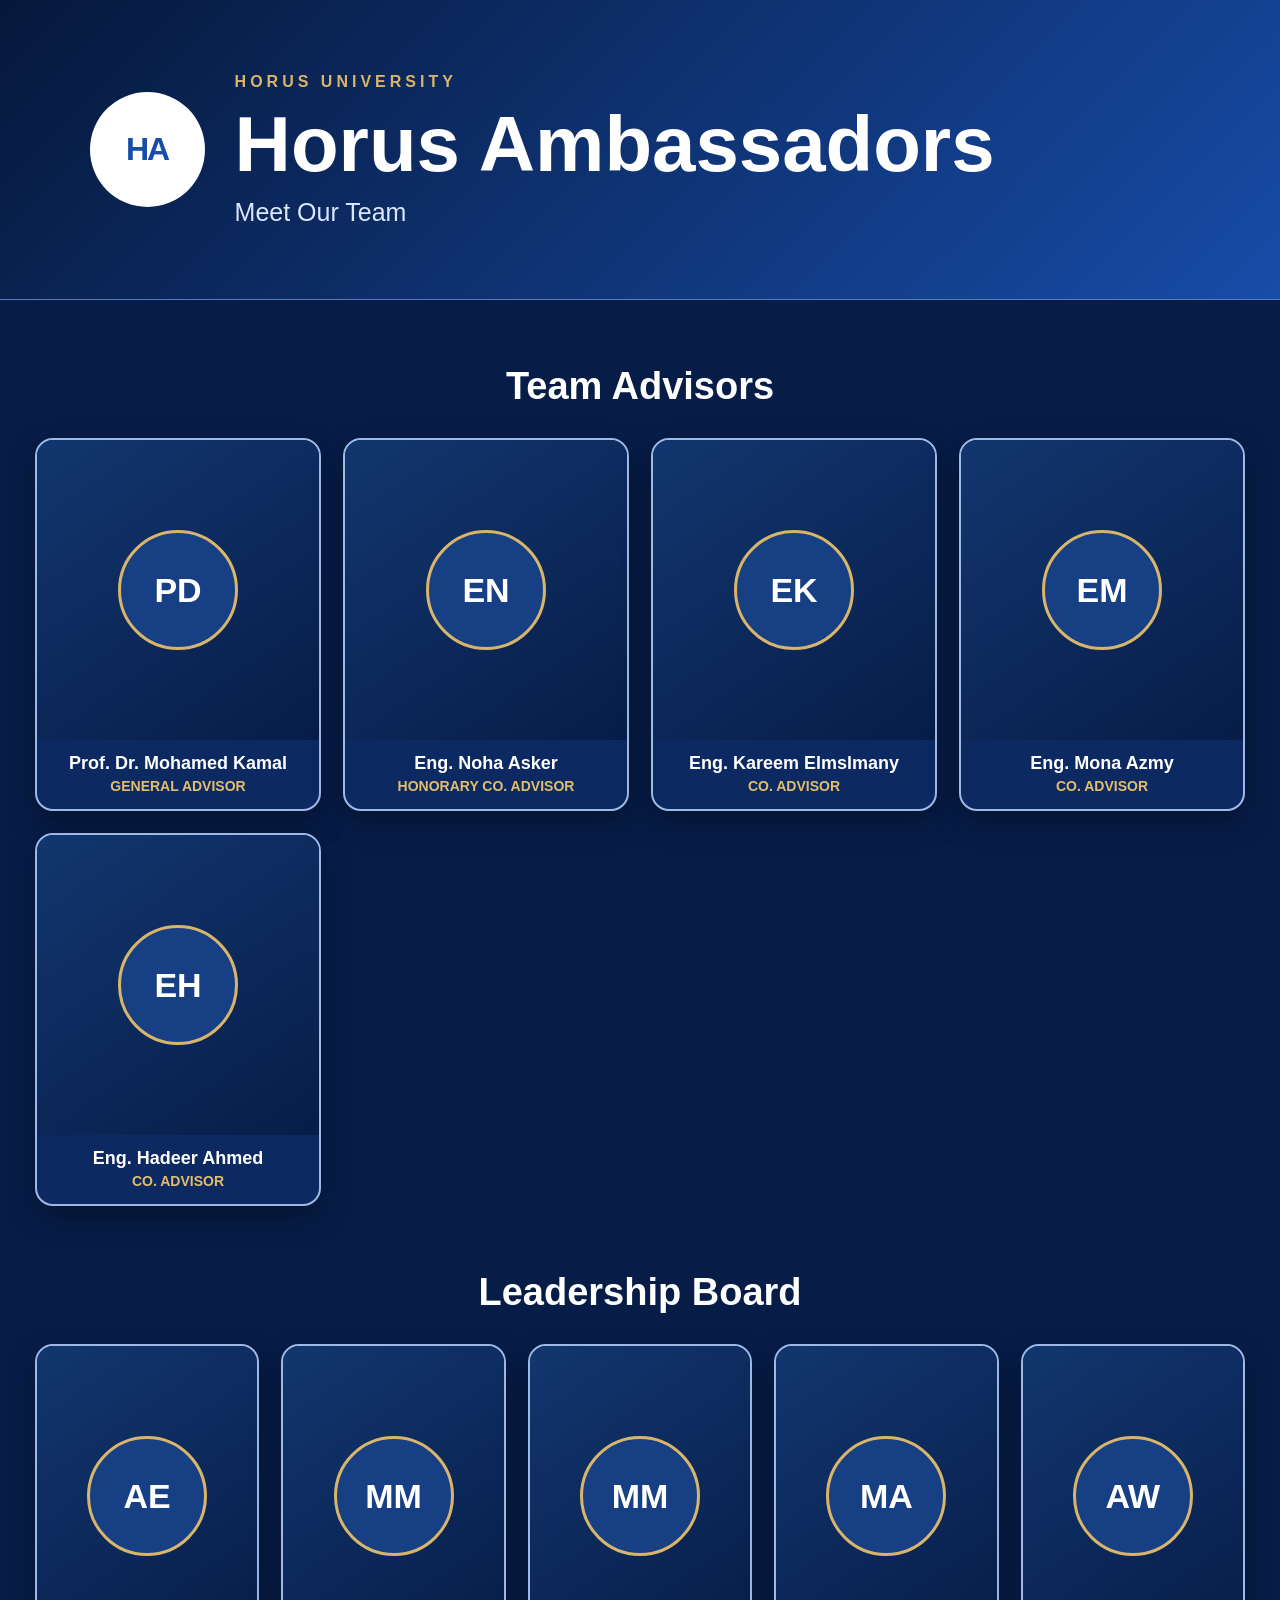
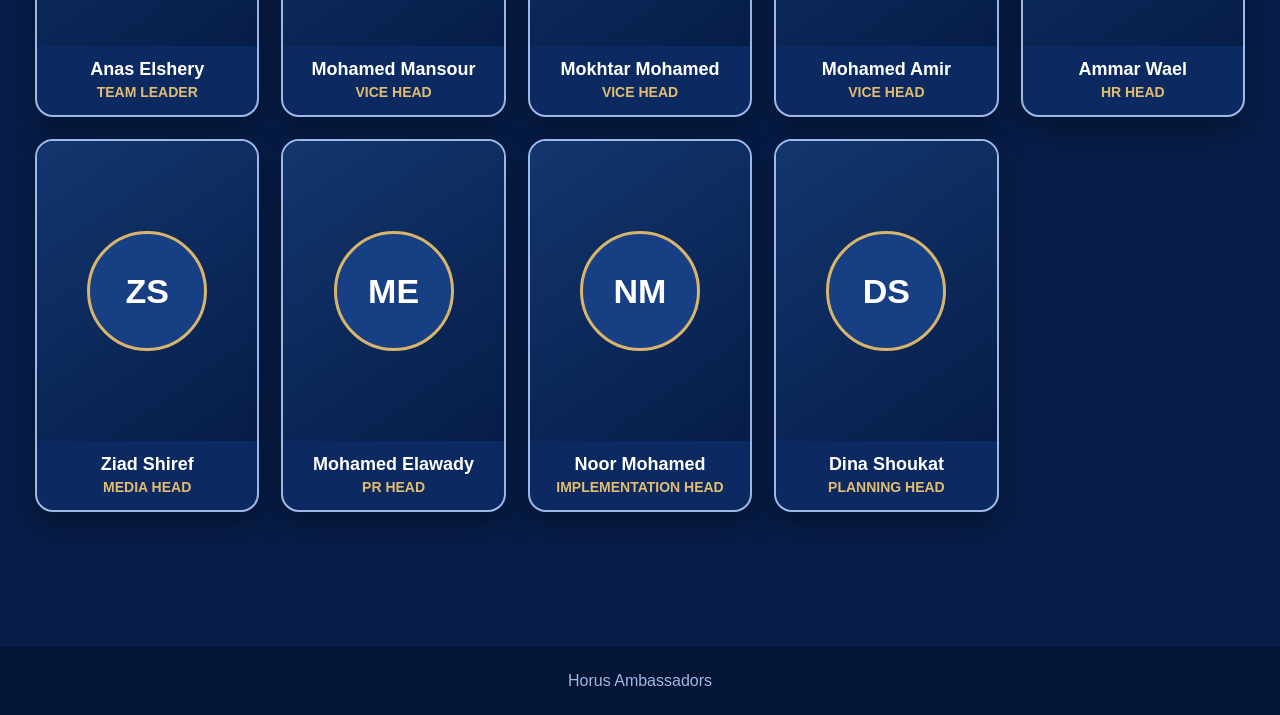
<file: index.html>
<!doctype html>
<html lang="en">
<head>
<meta charset="utf-8">
<meta name="viewport" content="width=device-width,initial-scale=1">
<title>Horus Ambassadors</title>
<link rel="stylesheet" href="style.css">
</head>
<body>
<header class="hero">
  <div class="logo">HA</div>
  <div>
    <div class="eyebrow">HORUS UNIVERSITY</div>
    <h1>Horus Ambassadors</h1>
    <p>Meet Our Team</p>
  </div>
</header>

<main>
<section>
  <h2>Team Advisors</h2>
  <div id="advisors" class="grid advisors"></div>
</section>

<section>
  <h2>Leadership Board</h2>
  <div id="leadership" class="grid"></div>
</section>
</main>

<footer>Horus Ambassadors</footer>
<script src="app.js"></script>
</body>
</html>
</file>
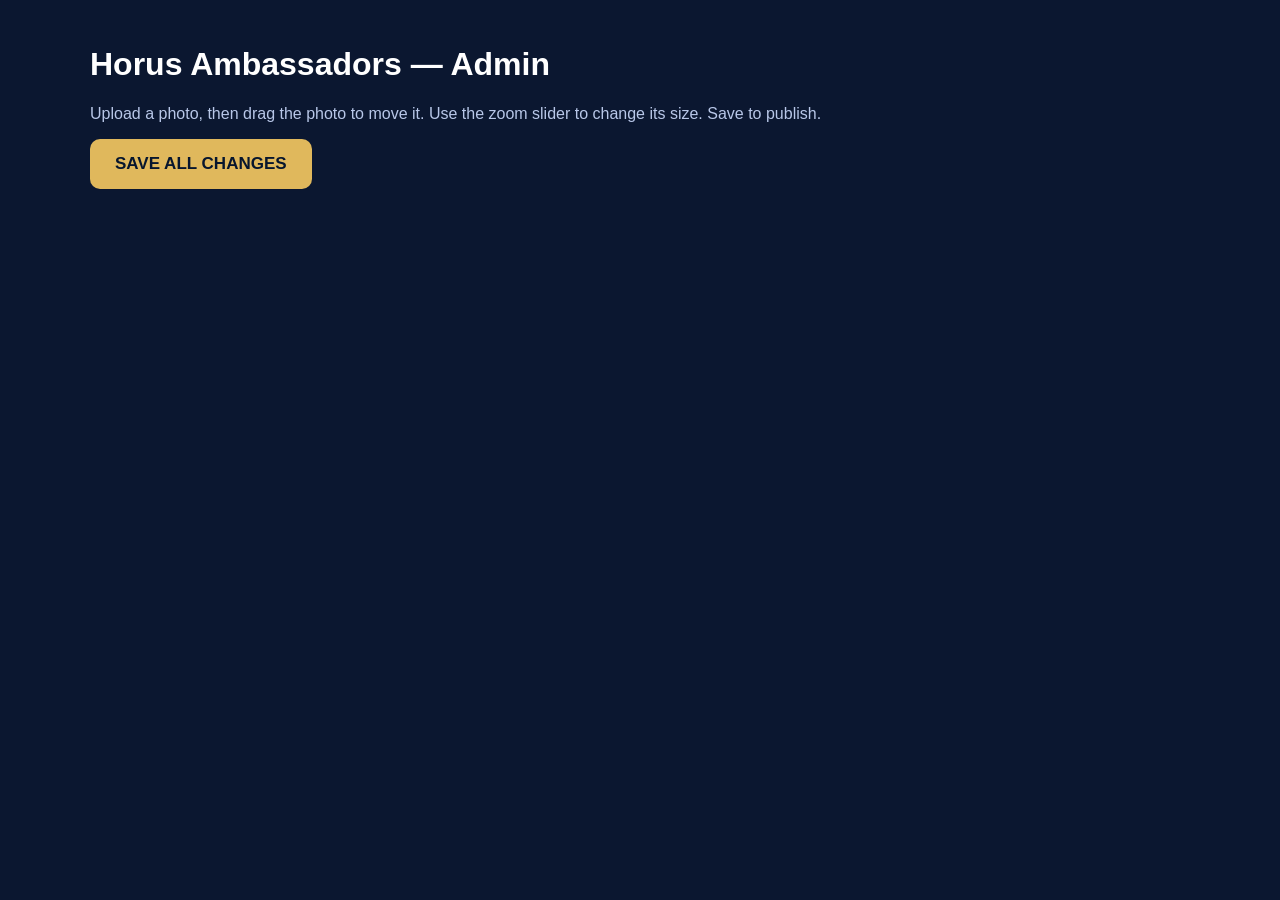
<file: admin.html>
<!doctype html>
<html><head><meta charset="utf-8"><meta name="viewport" content="width=device-width,initial-scale=1">
<title>Horus Ambassadors Admin</title><link rel="stylesheet" href="admin.css"></head>
<body>
<div class="wrap"><h1>Horus Ambassadors — Admin</h1><p class="hint">Upload a photo, then drag the photo to move it. Use the zoom slider to change its size. Save to publish.</p>
<div id="people"></div><button class="save" onclick="saveAll()">SAVE ALL CHANGES</button><span id="msg"></span></div>
<script src="admin.js"></script></body></html>
</file>
<file: style.css>
*{box-sizing:border-box}
body{margin:0;font-family:Arial,Helvetica,sans-serif;background:#071d48;color:#fff}
.hero{min-height:300px;padding:55px 7%;display:flex;gap:30px;align-items:center;background:linear-gradient(135deg,#06183b,#174ca8);border-bottom:1px solid #557bc0}
.logo{width:115px;height:115px;display:flex;align-items:center;justify-content:center;flex:0 0 auto;border-radius:50%;background:#fff;color:#174ca8;font-size:32px;font-weight:900;letter-spacing:-2px}
.eyebrow{letter-spacing:4px;font-weight:700;color:#d8b56a}.hero h1{font-size:clamp(38px,7vw,78px);margin:8px 0;font-weight:900}.hero p{font-size:25px;margin:0;color:#dbe7ff}
main{max-width:1250px;margin:auto;padding:35px 20px 70px}section{margin:30px 0 65px}h2{text-align:center;font-size:38px;margin:0 0 30px}
.grid{display:grid;grid-template-columns:repeat(5,1fr);gap:22px}.advisors{grid-template-columns:repeat(4,1fr)}
.card{background:#0c2a61;border:2px solid #9fb9e6;border-radius:18px;overflow:hidden;text-align:center;box-shadow:0 12px 30px #0005;min-width:0}.photo{height:300px;background:linear-gradient(145deg,#12366f,#071d48);display:flex;align-items:center;justify-content:center;overflow:hidden}.photo img{width:100%;height:100%;object-fit:cover}.avatar-placeholder{width:120px;height:120px;border-radius:50%;display:flex;align-items:center;justify-content:center;background:#173f83;border:3px solid #d8b56a;color:#fff;font-size:34px;font-weight:900}
.name{font-size:18px;font-weight:800;padding:13px 8px 4px}.role{color:#e1bd70;font-weight:700;padding:0 8px 15px;font-size:14px;text-transform:uppercase}.error{text-align:center;color:#ffb4b4}
footer{text-align:center;padding:25px;background:#051536;color:#9fb9e6}
@media(max-width:900px){.grid,.advisors{grid-template-columns:repeat(2,1fr)}}
@media(max-width:520px){.grid,.advisors{grid-template-columns:1fr 1fr;gap:10px}.photo{height:220px}.hero{padding:35px 20px;gap:15px}.logo{width:70px;height:70px;font-size:22px}.hero h1{font-size:34px}.hero p{font-size:20px}h2{font-size:29px}.name{font-size:15px}.role{font-size:10px}.avatar-placeholder{width:90px;height:90px;font-size:25px}}
</file>
<file: admin.css>
body{margin:0;background:#0b1730;color:#fff;font-family:Arial}.wrap{max-width:1100px;margin:auto;padding:25px 15px 60px}.hint{color:#b8c7e8}.person{display:grid;grid-template-columns:150px 1fr;gap:18px;background:#132b55;border:1px solid #365b91;padding:15px;margin:14px 0;border-radius:14px}.thumb{width:150px;height:190px;border-radius:10px;overflow:hidden;background:#081a37;position:relative}.thumb img{position:absolute;max-width:none;user-select:none;cursor:grab}.controls input[type=text]{width:100%;padding:10px;margin:5px 0;background:#081a37;color:white;border:1px solid #42699e;border-radius:8px}.controls label{display:block;margin-top:8px;color:#b9c9e7}.controls input[type=range]{width:100%}.upload{margin-top:10px}.save{position:sticky;bottom:15px;background:#e0b85c;color:#07162e;border:0;border-radius:10px;padding:15px 25px;font-weight:900;font-size:17px;cursor:pointer}.role{font-size:13px;color:#e0b85c}@media(max-width:600px){.person{grid-template-columns:110px 1fr}.thumb{width:110px;height:150px}}
</file>
